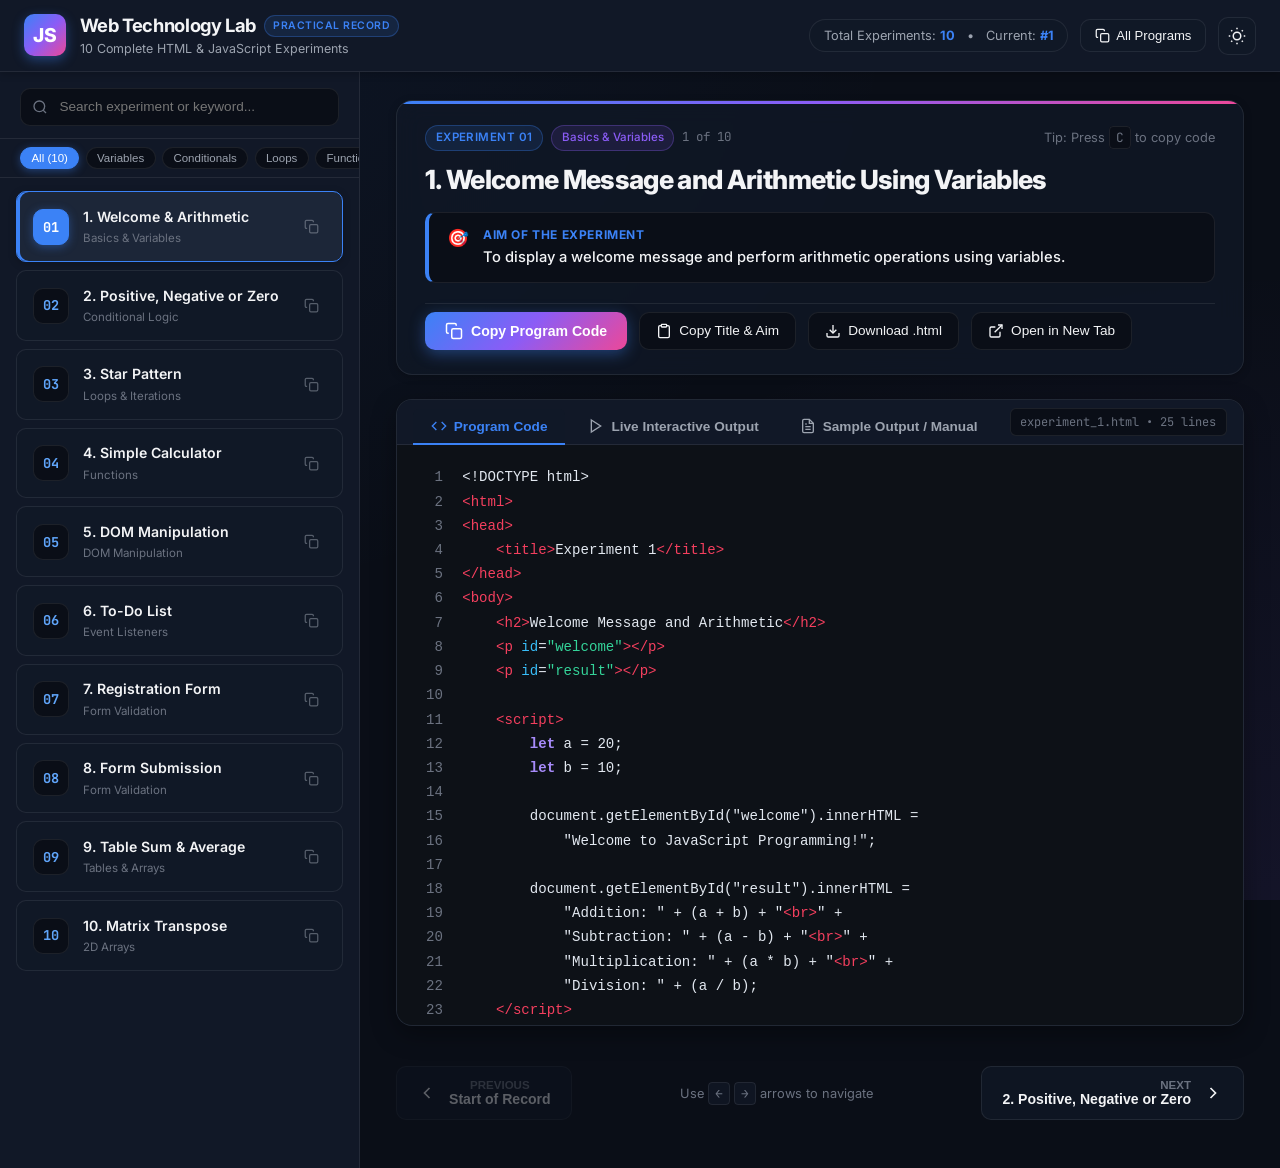
<file: index.html>
<!DOCTYPE html>
<html lang="en" data-theme="dark">
<head>
    <meta charset="UTF-8">
    <meta name="viewport" content="width=device-width, initial-scale=1.0">
    <title>JavaScript Practical Lab Record - 10 Experiments</title>
    <meta name="description" content="Complete 10 HTML & JavaScript experiments for practical record with one-click code copy, live interactive preview, and file download.">
    
    <!-- Google Fonts -->
    <link rel="preconnect" href="https://fonts.googleapis.com">
    <link rel="preconnect" href="https://fonts.gstatic.com" crossorigin>
    <link href="https://fonts.googleapis.com/css2?family=Inter:wght@400;500;600;700;800&family=JetBrains+Mono:wght@400;500;600;700&display=swap" rel="stylesheet">
    
    <!-- Stylesheet -->
    <link rel="stylesheet" href="style.css">
</head>
<body>

    <!-- App Header -->
    <header class="app-header">
        <div class="brand-section">
            <button class="mobile-menu-btn" id="mobileMenuBtn" aria-label="Toggle Sidebar Menu">
                <svg width="20" height="20" viewBox="0 0 24 24" fill="none" stroke="currentColor" stroke-width="2">
                    <line x1="3" y1="12" x2="21" y2="12"></line>
                    <line x1="3" y1="6" x2="21" y2="6"></line>
                    <line x1="3" y1="18" x2="21" y2="18"></line>
                </svg>
            </button>
            <div class="brand-icon">JS</div>
            <div class="brand-text">
                <h1>Web Technology Lab <span class="brand-badge">Practical Record</span></h1>
                <p>10 Complete HTML & JavaScript Experiments</p>
            </div>
        </div>

        <div class="header-actions">
            <div class="quick-stats">
                <span>Total Experiments: <strong>10</strong></span>
                <span>•</span>
                <span id="activeExpStat">Current: <strong>#1</strong></span>
            </div>

            <button class="header-btn" id="openExportModalBtn" title="Copy or view all 10 programs together">
                <svg width="15" height="15" viewBox="0 0 24 24" fill="none" stroke="currentColor" stroke-width="2">
                    <rect x="9" y="9" width="13" height="13" rx="2" ry="2"></rect>
                    <path d="M5 15H4a2 2 0 0 1-2-2V4a2 2 0 0 1 2-2h9a2 2 0 0 1 2 2v1"></path>
                </svg>
                <span>All Programs</span>
            </button>

            <button class="theme-toggle-btn" id="themeToggleBtn" title="Toggle Dark/Light Mode" aria-label="Toggle theme">
                <svg id="themeIconSun" width="18" height="18" viewBox="0 0 24 24" fill="none" stroke="currentColor" stroke-width="2" style="display: none;">
                    <circle cx="12" cy="12" r="5"></circle>
                    <line x1="12" y1="1" x2="12" y2="3"></line>
                    <line x1="12" y1="21" x2="12" y2="23"></line>
                    <line x1="4.22" y1="4.22" x2="5.64" y2="5.64"></line>
                    <line x1="18.36" y1="18.36" x2="19.78" y2="19.78"></line>
                    <line x1="1" y1="12" x2="3" y2="12"></line>
                    <line x1="21" y1="12" x2="23" y2="12"></line>
                    <line x1="4.22" y1="19.78" x2="5.64" y2="18.36"></line>
                    <line x1="18.36" y1="5.64" x2="19.78" y2="4.22"></line>
                </svg>
                <svg id="themeIconMoon" width="18" height="18" viewBox="0 0 24 24" fill="none" stroke="currentColor" stroke-width="2">
                    <path d="M21 12.79A9 9 0 1 1 11.21 3 7 7 0 0 0 21 12.79z"></path>
                </svg>
            </button>
        </div>
    </header>

    <!-- Main Workspace Container -->
    <div class="app-container">
        <!-- Backdrop for mobile drawer -->
        <div class="sidebar-backdrop" id="sidebarBackdrop"></div>

        <!-- Left Navigation Sidebar -->
        <aside class="app-sidebar" id="appSidebar">
            <div class="sidebar-search-box">
                <div class="search-input-wrapper">
                    <svg width="16" height="16" viewBox="0 0 24 24" fill="none" stroke="currentColor" stroke-width="2">
                        <circle cx="11" cy="11" r="8"></circle>
                        <line x1="21" y1="21" x2="16.65" y2="16.65"></line>
                    </svg>
                    <input type="text" id="searchInput" class="search-input" placeholder="Search experiment or keyword..." autocomplete="off">
                    <button class="search-clear-btn" id="searchClearBtn">&times;</button>
                </div>
            </div>

            <!-- Categories filter bar -->
            <div class="sidebar-tags-bar" id="categoryFilterBar">
                <button class="filter-chip active" data-category="ALL">All (10)</button>
                <button class="filter-chip" data-category="Basics & Variables">Variables</button>
                <button class="filter-chip" data-category="Conditional Logic">Conditionals</button>
                <button class="filter-chip" data-category="Loops & Iterations">Loops</button>
                <button class="filter-chip" data-category="Functions">Functions</button>
                <button class="filter-chip" data-category="DOM Manipulation">DOM</button>
                <button class="filter-chip" data-category="Event Listeners">Events</button>
                <button class="filter-chip" data-category="Form Validation">Validation</button>
                <button class="filter-chip" data-category="Tables & Arrays">Tables</button>
                <button class="filter-chip" data-category="2D Arrays">Arrays</button>
            </div>

            <!-- List of all 10 experiments -->
            <div class="sidebar-experiments-list" id="experimentsListContainer">
                <!-- Dynamically populated via app.js -->
            </div>
        </aside>

        <!-- Right Main Content Area -->
        <main class="app-content" id="appContent">
            
            <!-- Experiment Hero Header -->
            <section class="exp-hero">
                <div class="hero-meta-row">
                    <div class="hero-badges">
                        <span class="badge-tag" id="expNumberBadge">EXPERIMENT 01</span>
                        <span class="badge-category" id="expCategoryBadge">Basics & Variables</span>
                        <span class="badge-counter" id="expCounterBadge">1 of 10</span>
                    </div>

                    <div style="font-size: 0.8rem; color: var(--text-muted);">
                        Tip: Press <kbd style="background:var(--bg-primary); padding:2px 6px; border-radius:4px; border:1px solid var(--border-color); font-family:var(--font-mono);">C</kbd> to copy code
                    </div>
                </div>

                <h2 class="exp-main-title" id="expTitle">1. Welcome Message and Arithmetic Using Variables</h2>

                <!-- Aim Callout Box -->
                <div class="aim-card">
                    <div class="aim-icon">🎯</div>
                    <div class="aim-text">
                        <div class="aim-label">AIM OF THE EXPERIMENT</div>
                        <div class="aim-content" id="expAim">To display a welcome message and perform arithmetic operations using variables.</div>
                    </div>
                </div>

                <!-- Action Buttons: Copy Program, Live Run, Download -->
                <div class="hero-actions-bar">
                    <button class="btn-primary-action" id="copyFullProgramBtn" title="Copy full HTML & JavaScript code">
                        <svg width="18" height="18" viewBox="0 0 24 24" fill="none" stroke="currentColor" stroke-width="2">
                            <rect x="9" y="9" width="13" height="13" rx="2" ry="2"></rect>
                            <path d="M5 15H4a2 2 0 0 1-2-2V4a2 2 0 0 1 2-2h9a2 2 0 0 1 2 2v1"></path>
                        </svg>
                        <span id="copyBtnText">Copy Program Code</span>
                    </button>

                    <button class="btn-secondary-action" id="copyAimTitleBtn" title="Copy Aim and Title for lab record write-up">
                        <svg width="16" height="16" viewBox="0 0 24 24" fill="none" stroke="currentColor" stroke-width="2">
                            <path d="M16 4h2a2 2 0 0 1 2 2v14a2 2 0 0 1-2 2H6a2 2 0 0 1-2-2V6a2 2 0 0 1 2-2h2"></path>
                            <rect x="8" y="2" width="8" height="4" rx="1" ry="1"></rect>
                        </svg>
                        <span>Copy Title & Aim</span>
                    </button>

                    <button class="btn-secondary-action" id="downloadHtmlBtn" title="Download standalone .html file">
                        <svg width="16" height="16" viewBox="0 0 24 24" fill="none" stroke="currentColor" stroke-width="2">
                            <path d="M21 15v4a2 2 0 0 1-2 2H5a2 2 0 0 1-2-2v-4"></path>
                            <polyline points="7 10 12 15 17 10"></polyline>
                            <line x1="12" y1="15" x2="12" y2="3"></line>
                        </svg>
                        <span id="downloadBtnText">Download .html</span>
                    </button>

                    <button class="btn-secondary-action" id="openExternalBtn" title="Open program directly in a new tab">
                        <svg width="16" height="16" viewBox="0 0 24 24" fill="none" stroke="currentColor" stroke-width="2">
                            <path d="M18 13v6a2 2 0 0 1-2 2H5a2 2 0 0 1-2-2V8a2 2 0 0 1 2-2h6"></path>
                            <polyline points="15 3 21 3 21 9"></polyline>
                            <line x1="10" y1="14" x2="21" y2="3"></line>
                        </svg>
                        <span>Open in New Tab</span>
                    </button>
                </div>
            </section>

            <!-- Viewer Card with Tabs: Code, Live Preview, Sample Output -->
            <section class="viewer-card">
                <div class="viewer-tabs-header">
                    <div class="tabs-group">
                        <button class="tab-btn active" data-tab="code">
                            <svg width="16" height="16" viewBox="0 0 24 24" fill="none" stroke="currentColor" stroke-width="2">
                                <polyline points="16 18 22 12 16 6"></polyline>
                                <polyline points="8 6 2 12 8 18"></polyline>
                            </svg>
                            <span>Program Code</span>
                        </button>
                        <button class="tab-btn" data-tab="preview">
                            <svg width="16" height="16" viewBox="0 0 24 24" fill="none" stroke="currentColor" stroke-width="2">
                                <polygon points="5 3 19 12 5 21 5 3"></polygon>
                            </svg>
                            <span>Live Interactive Output</span>
                        </button>
                        <button class="tab-btn" data-tab="sample">
                            <svg width="16" height="16" viewBox="0 0 24 24" fill="none" stroke="currentColor" stroke-width="2">
                                <path d="M14 2H6a2 2 0 0 0-2 2v16a2 2 0 0 0 2 2h12a2 2 0 0 0 2-2V8z"></path>
                                <polyline points="14 2 14 8 20 8"></polyline>
                                <line x1="16" y1="13" x2="8" y2="13"></line>
                                <line x1="16" y1="17" x2="8" y2="17"></line>
                                <polyline points="10 9 9 9 8 9"></polyline>
                            </svg>
                            <span>Sample Output / Manual</span>
                        </button>
                    </div>

                    <div class="tab-extra-actions">
                        <span class="file-info-pill" id="fileInfoBadge">experiment_1.html • 25 lines</span>
                    </div>
                </div>

                <!-- Tab 1: Source Code View -->
                <div class="tab-content active" id="tab-code">
                    <div class="code-viewer-container">
                        <pre class="code-pre"><code id="codeBlock"></code></pre>
                    </div>
                </div>

                <!-- Tab 2: Live Interactive Preview Sandbox -->
                <div class="tab-content" id="tab-preview">
                    <div class="preview-container">
                        <div class="preview-toolbar">
                            <div class="preview-badge-status">
                                <span class="preview-dot"></span>
                                <span>Interactive Sandbox Running</span>
                            </div>
                            <button class="header-btn" id="reloadPreviewBtn" style="padding: 0.25rem 0.6rem; font-size: 0.75rem;">
                                <svg width="12" height="12" viewBox="0 0 24 24" fill="none" stroke="currentColor" stroke-width="2">
                                    <polyline points="23 4 23 10 17 10"></polyline>
                                    <polyline points="1 20 1 14 7 14"></polyline>
                                    <path d="M3.51 9a9 9 0 0 1 14.85-3.36L23 10M1 14l4.64 4.36A9 9 0 0 0 20.49 15"></path>
                                </svg>
                                <span>Reset Preview</span>
                            </button>
                        </div>
                        <iframe id="previewIframe" class="preview-iframe" sandbox="allow-scripts allow-forms allow-modals"></iframe>
                    </div>
                </div>

                <!-- Tab 3: Expected Sample Output -->
                <div class="tab-content" id="tab-sample">
                    <div class="output-container">
                        <div style="font-size:0.8rem; color:var(--text-muted); margin-bottom:0.75rem; text-transform:uppercase; letter-spacing:0.05em; font-weight:600;">
                            Record Book / Practical Manual Expected Output:
                        </div>
                        <div class="output-box" id="sampleOutputBlock"></div>
                    </div>
                </div>
            </section>

            <!-- Bottom Navigation: Prev / Next -->
            <nav class="exp-navigation-footer" aria-label="Experiment navigation">
                <button class="nav-direction-btn" id="prevExpBtn">
                    <svg width="20" height="20" viewBox="0 0 24 24" fill="none" stroke="currentColor" stroke-width="2">
                        <polyline points="15 18 9 12 15 6"></polyline>
                    </svg>
                    <div>
                        <div class="nav-label">Previous</div>
                        <div class="nav-title" id="prevExpTitle">None</div>
                    </div>
                </button>

                <div style="font-size: 0.8rem; color: var(--text-muted);">
                    Use <kbd style="background:var(--bg-card); padding:2px 6px; border-radius:4px; border:1px solid var(--border-color); font-family:var(--font-mono);">←</kbd>
                    <kbd style="background:var(--bg-card); padding:2px 6px; border-radius:4px; border:1px solid var(--border-color); font-family:var(--font-mono);">→</kbd> arrows to navigate
                </div>

                <button class="nav-direction-btn" id="nextExpBtn">
                    <div style="text-align: right;">
                        <div class="nav-label">Next</div>
                        <div class="nav-title" id="nextExpTitle">2. Check Positive, Negative or Zero</div>
                    </div>
                    <svg width="20" height="20" viewBox="0 0 24 24" fill="none" stroke="currentColor" stroke-width="2">
                        <polyline points="9 18 15 12 9 6"></polyline>
                    </svg>
                </button>
            </nav>

        </main>
    </div>

    <!-- Toast Notifications Container -->
    <div class="toast-container" id="toastContainer" aria-live="polite"></div>

    <!-- All Programs / Practical Record Bulk Modal -->
    <div class="modal-overlay" id="exportModal">
        <div class="modal-card">
            <div class="modal-header">
                <h3>All 10 Lab Experiments Compilation</h3>
                <button class="modal-close-btn" id="closeExportModalBtn">&times;</button>
            </div>
            <div class="modal-body">
                <p style="font-size: 0.88rem; color: var(--text-secondary);">
                    Here is the complete consolidated collection of all 10 experiments. You can copy the entire practical manual with a single click or jump to any experiment:
                </p>
                <div style="display: flex; gap: 0.5rem; flex-wrap: wrap;" id="modalExpPills">
                    <!-- Dynamic experiment jump buttons -->
                </div>
                <div style="margin-top: 1rem;">
                    <label style="font-size: 0.8rem; font-weight: 600; color: var(--text-muted); display: block; margin-bottom: 0.5rem;">
                        FULL LABORATORY RECORD TEXT (ALL EXPERIMENTS):
                    </label>
                    <textarea id="allProgramsTextArea" readonly style="width: 100%; height: 260px; font-family: var(--font-mono); font-size: 0.8rem; background: var(--bg-primary); color: var(--text-primary); border: 1px solid var(--border-color); border-radius: var(--radius-md); padding: 1rem; resize: none;"></textarea>
                </div>
            </div>
            <div class="modal-footer">
                <button class="btn-secondary-action" id="closeModalFooterBtn">Close</button>
                <button class="btn-primary-action" id="copyAllCombinedBtn">
                    <svg width="16" height="16" viewBox="0 0 24 24" fill="none" stroke="currentColor" stroke-width="2">
                        <rect x="9" y="9" width="13" height="13" rx="2" ry="2"></rect>
                        <path d="M5 15H4a2 2 0 0 1-2-2V4a2 2 0 0 1 2-2h9a2 2 0 0 1 2 2v1"></path>
                    </svg>
                    <span>Copy All 10 Programs</span>
                </button>
            </div>
        </div>
    </div>

    <!-- Scripts -->
    <script src="data.js"></script>
    <script src="app.js"></script>
</body>
</html>
</file>
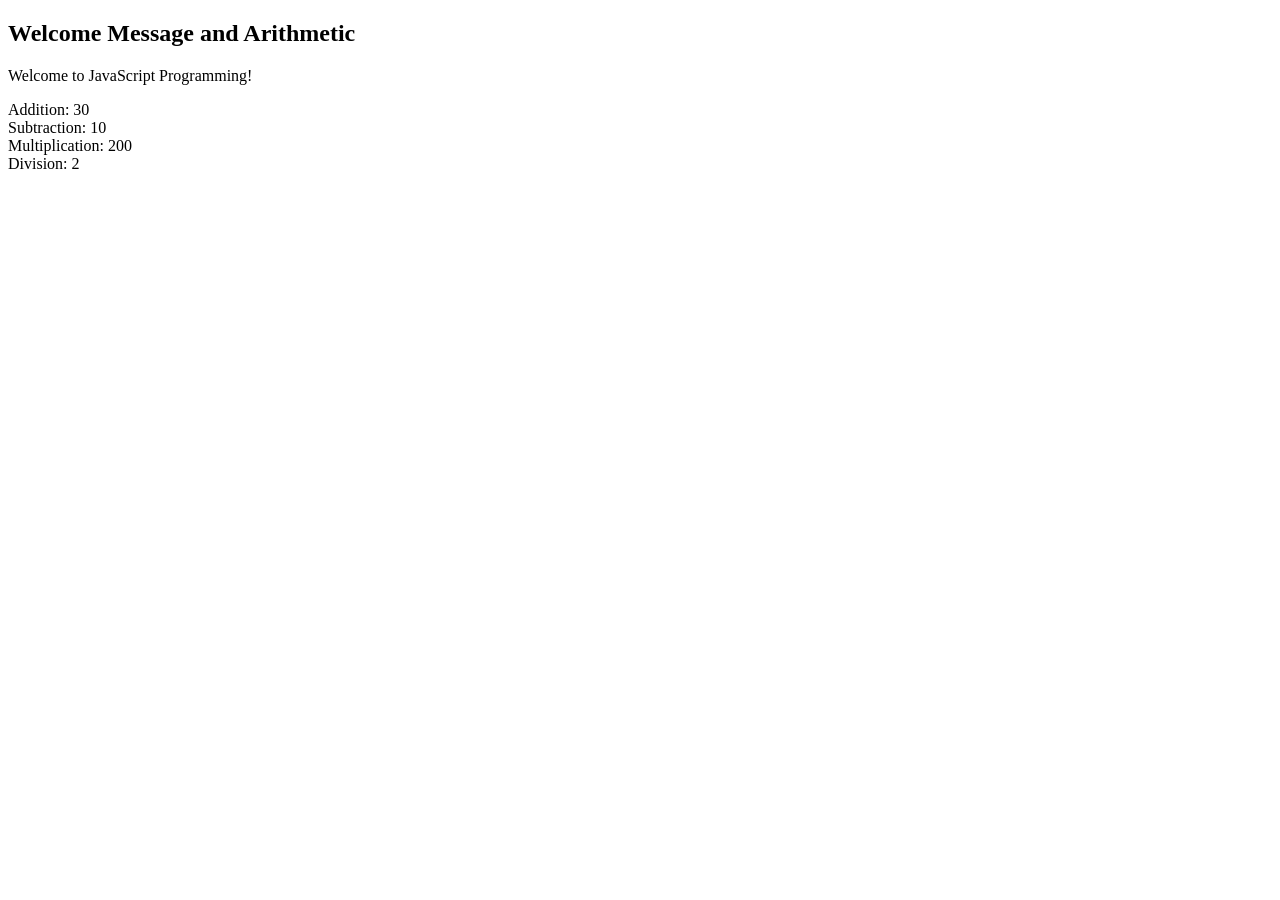
<file: experiments/experiment_1.html>
<!DOCTYPE html>
<html>
<head>
    <title>Experiment 1</title>
</head>
<body>
    <h2>Welcome Message and Arithmetic</h2>
    <p id="welcome"></p>
    <p id="result"></p>

    <script>
        let a = 20;
        let b = 10;

        document.getElementById("welcome").innerHTML =
            "Welcome to JavaScript Programming!";

        document.getElementById("result").innerHTML =
            "Addition: " + (a + b) + "<br>" +
            "Subtraction: " + (a - b) + "<br>" +
            "Multiplication: " + (a * b) + "<br>" +
            "Division: " + (a / b);
    </script>
</body>
</html>
</file>
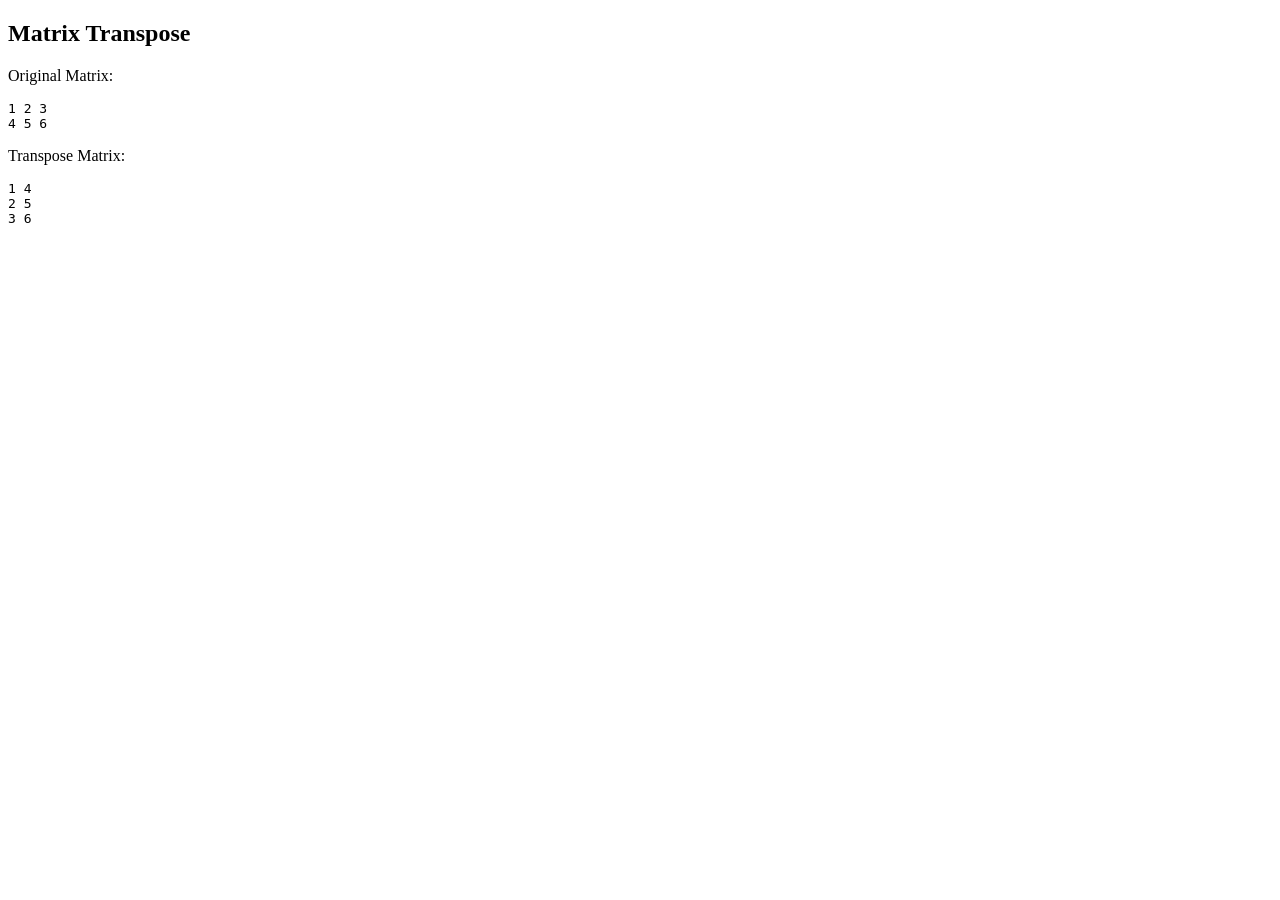
<file: experiments/experiment_10.html>
<!DOCTYPE html>
<html>
<head>
    <title>Experiment 10</title>
</head>
<body>
    <h2>Matrix Transpose</h2>

    <p>Original Matrix:</p>
    <pre id="original"></pre>

    <p>Transpose Matrix:</p>
    <pre id="transpose"></pre>

    <script>
        const matrix = [
            [1, 2, 3],
            [4, 5, 6]
        ];

        let transposed = [];

        for (let j = 0; j < matrix[0].length; j++) {
            transposed[j] = [];

            for (let i = 0; i < matrix.length; i++) {
                transposed[j][i] = matrix[i][j];
            }
        }

        document.getElementById("original").textContent =
            matrix.map(row => row.join(" ")).join("\n");

        document.getElementById("transpose").textContent =
            transposed.map(row => row.join(" ")).join("\n");
    </script>
</body>
</html>
</file>
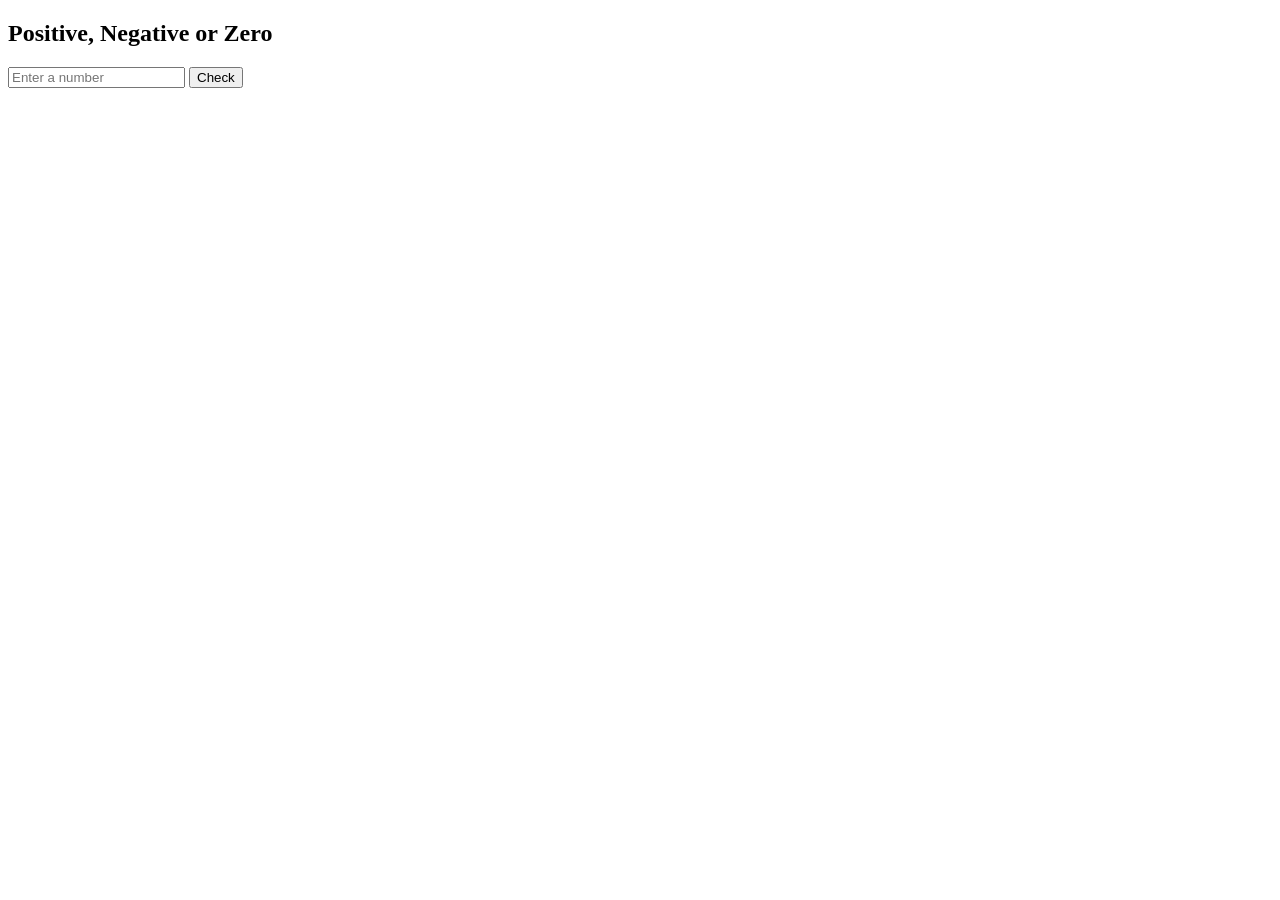
<file: experiments/experiment_2.html>
<!DOCTYPE html>
<html>
<head>
    <title>Experiment 2</title>
</head>
<body>
    <h2>Positive, Negative or Zero</h2>

    <input type="number" id="num" placeholder="Enter a number">
    <button onclick="checkNumber()">Check</button>

    <p id="result"></p>

    <script>
        function checkNumber() {
            let n = Number(document.getElementById("num").value);
            let result = document.getElementById("result");

            if (document.getElementById("num").value.trim() === "") {
                result.innerHTML = "Please enter a number.";
            } else if (n > 0) {
                result.innerHTML = "The number is Positive.";
            } else if (n < 0) {
                result.innerHTML = "The number is Negative.";
            } else {
                result.innerHTML = "The number is Zero.";
            }
        }
    </script>
</body>
</html>
</file>
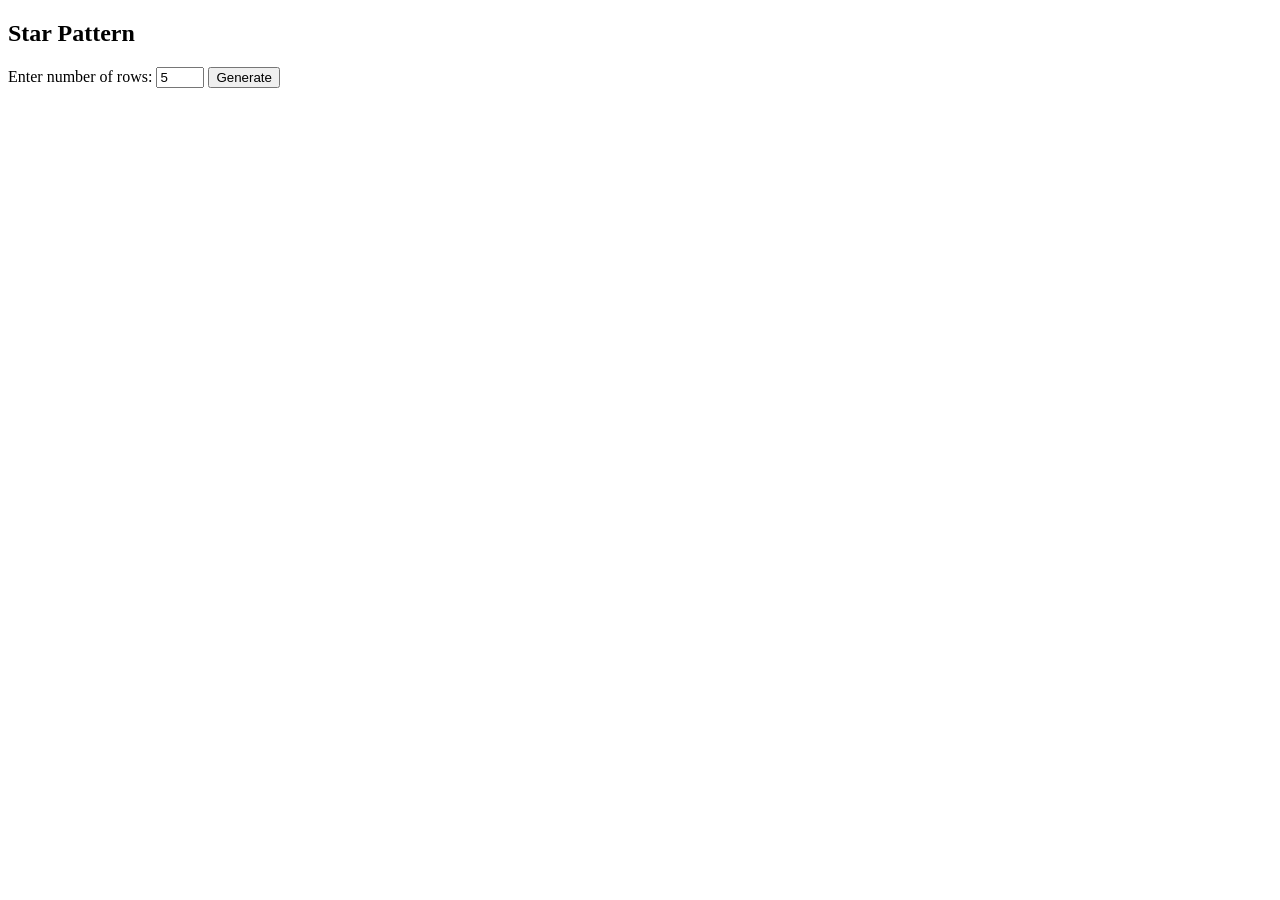
<file: experiments/experiment_3.html>
<!DOCTYPE html>
<html>
<head>
    <title>Experiment 3</title>
</head>
<body>
    <h2>Star Pattern</h2>

    <label>Enter number of rows:</label>
    <input type="number" id="rows" min="1" max="20" value="5">
    <button onclick="generatePattern()">Generate</button>

    <pre id="output"></pre>

    <script>
        function generatePattern() {
            let rows = Number(document.getElementById("rows").value);
            let pattern = "";

            if (!Number.isInteger(rows) || rows < 1 || rows > 20) {
                document.getElementById("output").textContent =
                    "Enter a number from 1 to 20.";
                return;
            }

            for (let i = 1; i <= rows; i++) {
                for (let j = 1; j <= i; j++) {
                    pattern += "* ";
                }
                pattern += "\n";
            }

            document.getElementById("output").textContent = pattern;
        }
    </script>
</body>
</html>
</file>
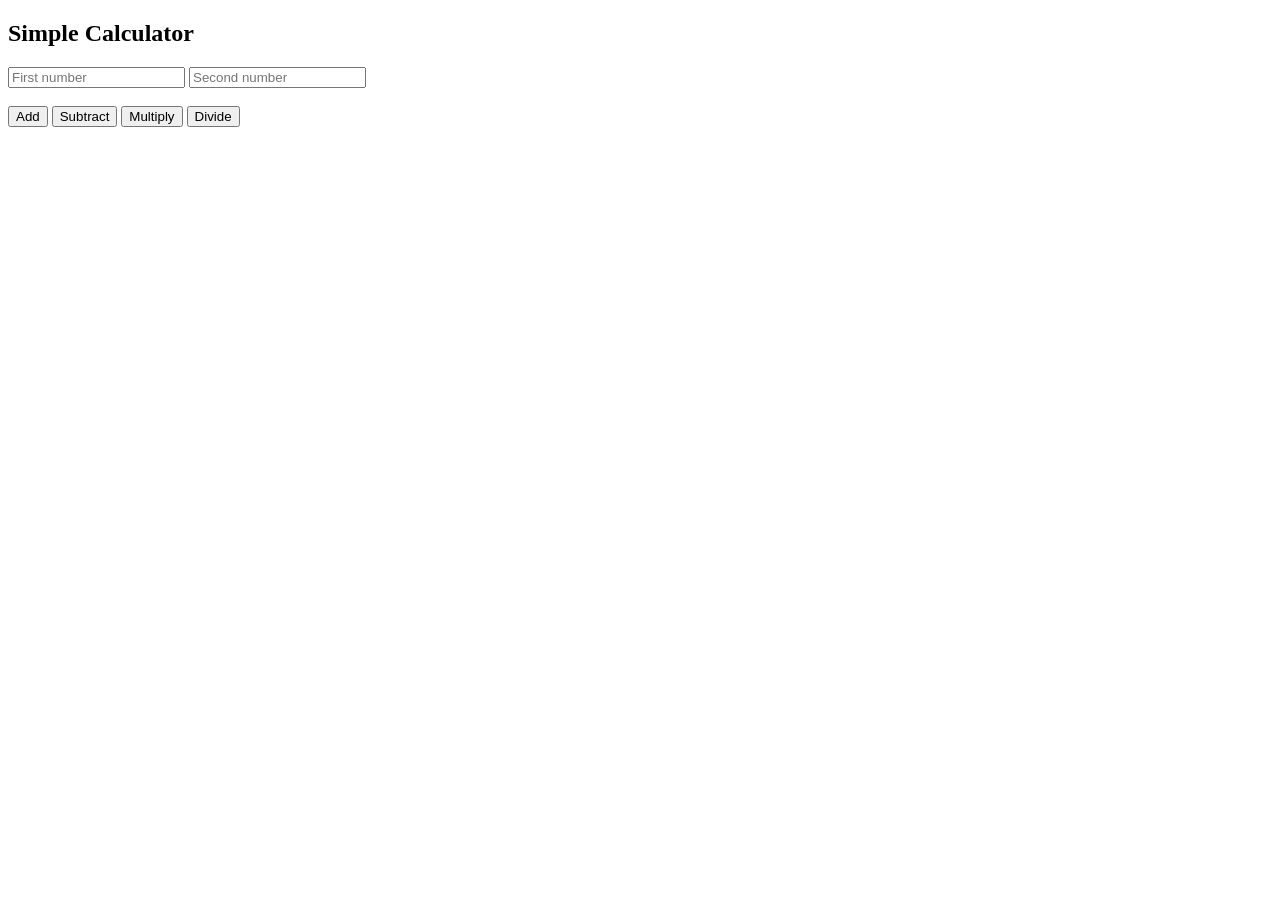
<file: experiments/experiment_4.html>
<!DOCTYPE html>
<html>
<head>
    <title>Experiment 4</title>
</head>
<body>
    <h2>Simple Calculator</h2>

    <input type="number" id="a" placeholder="First number">
    <input type="number" id="b" placeholder="Second number">
    <br><br>

    <button onclick="calculate('+')">Add</button>
    <button onclick="calculate('-')">Subtract</button>
    <button onclick="calculate('*')">Multiply</button>
    <button onclick="calculate('/')">Divide</button>

    <p id="result"></p>

    <script>
        function calculate(op) {
            let x = document.getElementById("a").value;
            let y = document.getElementById("b").value;

            if (x.trim() === "" || y.trim() === "") {
                document.getElementById("result").textContent =
                    "Enter both numbers.";
                return;
            }

            x = Number(x);
            y = Number(y);
            let r;

            switch (op) {
                case '+': r = x + y; break;
                case '-': r = x - y; break;
                case '*': r = x * y; break;
                case '/':
                    if (y === 0) {
                        document.getElementById("result").textContent =
                            "Cannot divide by zero.";
                        return;
                    }
                    r = x / y;
                    break;
            }

            document.getElementById("result").textContent =
                "Result: " + r;
        }
    </script>
</body>
</html>
</file>
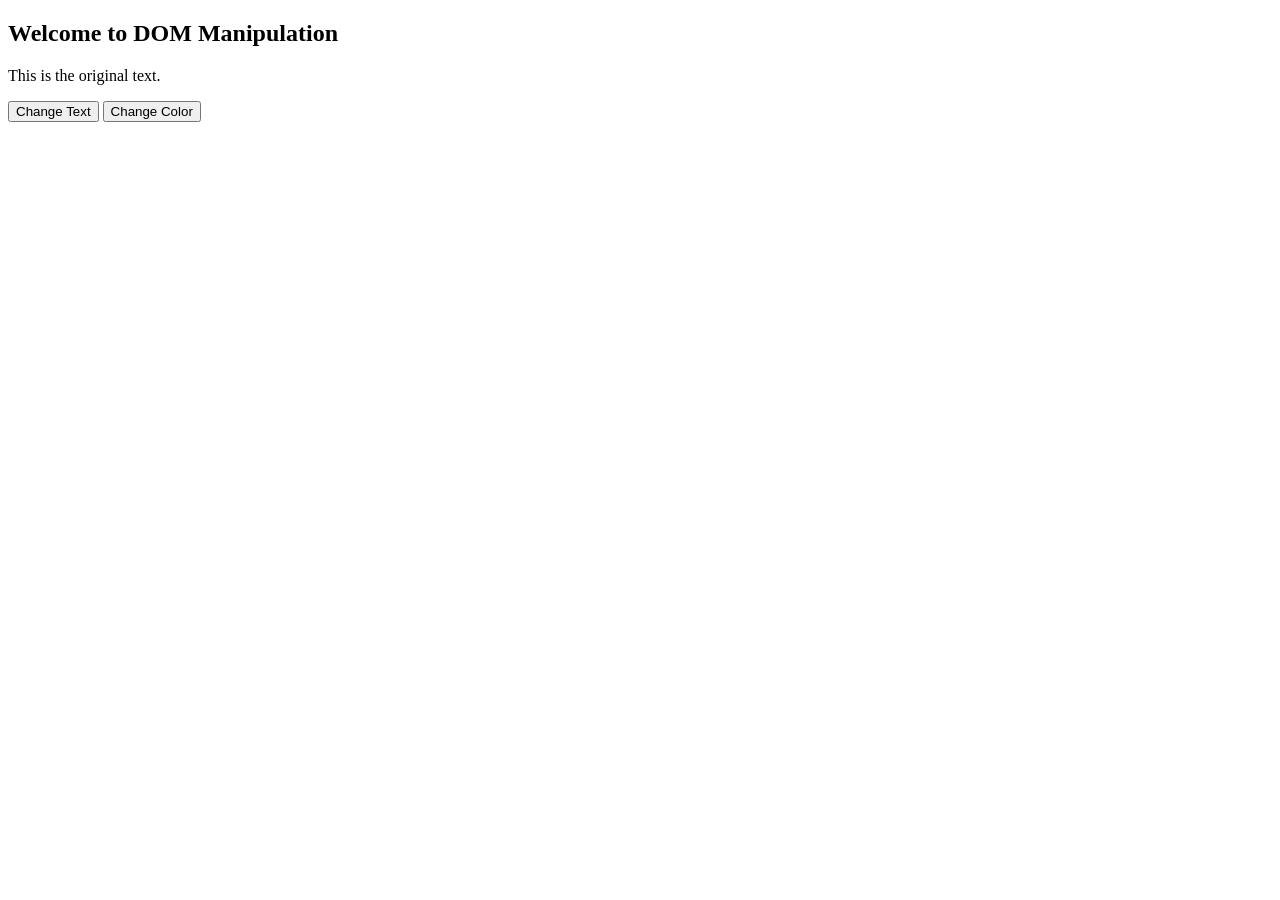
<file: experiments/experiment_5.html>
<!DOCTYPE html>
<html>
<head>
    <title>Experiment 5</title>
</head>
<body>
    <h2 id="heading">Welcome to DOM Manipulation</h2>
    <p id="message">This is the original text.</p>

    <button onclick="changeText()">Change Text</button>
    <button onclick="changeColor()">Change Color</button>

    <script>
        function changeText() {
            document.getElementById("message").textContent =
                "The text has been changed!";
            document.getElementById("heading").textContent =
                "DOM Manipulation Example";
        }

        function changeColor() {
            document.body.style.backgroundColor = "lightblue";
            document.getElementById("heading").style.color = "red";
        }
    </script>
</body>
</html>
</file>
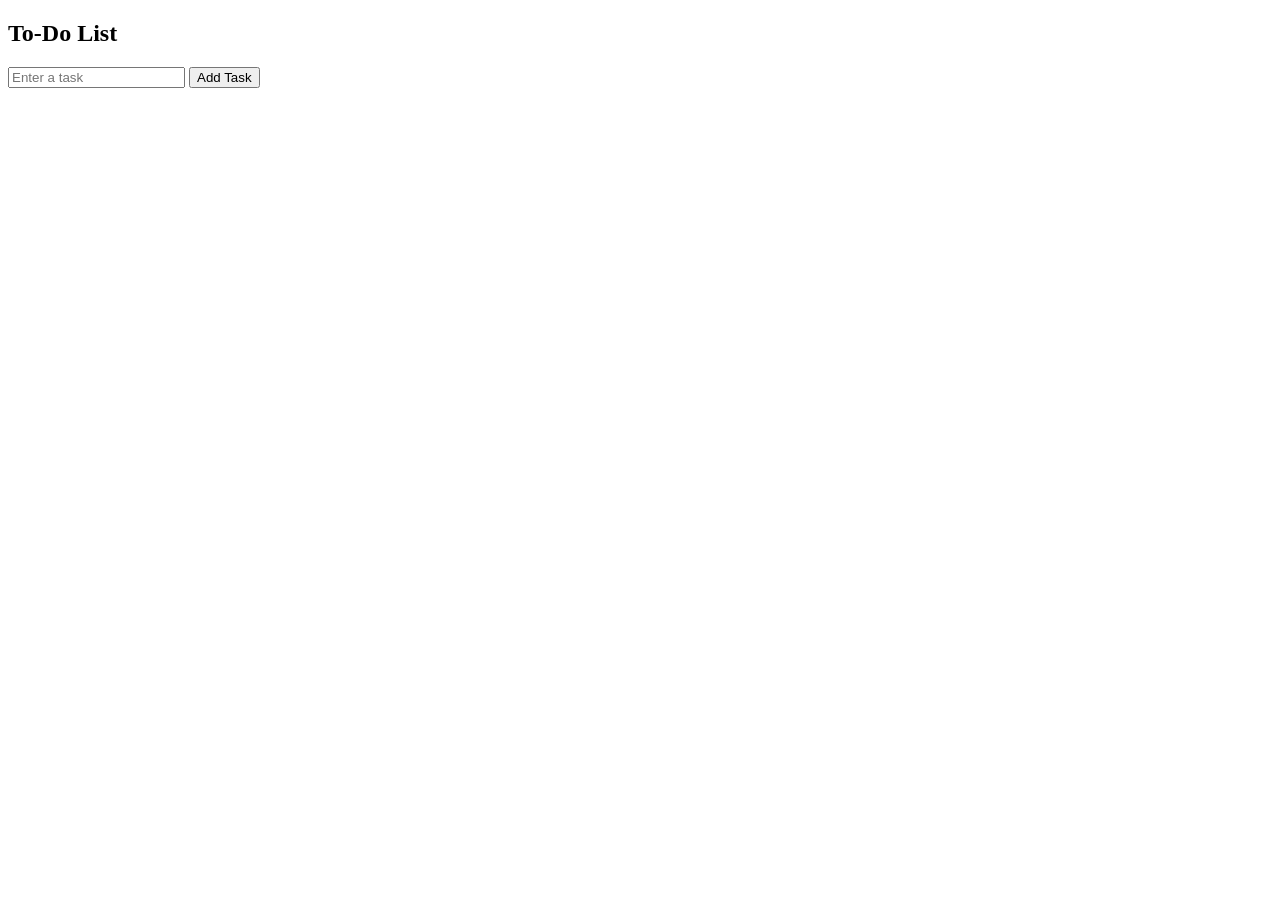
<file: experiments/experiment_6.html>
<!DOCTYPE html>
<html>
<head>
    <title>Experiment 6</title>
</head>
<body>
    <h2>To-Do List</h2>

    <input type="text" id="task" placeholder="Enter a task">
    <button id="add">Add Task</button>

    <ul id="list"></ul>

    <script>
        const taskInput = document.getElementById("task");
        const addButton = document.getElementById("add");
        const taskList = document.getElementById("list");

        function addTask() {
            const task = taskInput.value.trim();

            if (task === "") {
                alert("Please enter a task.");
                return;
            }

            const li = document.createElement("li");
            const span = document.createElement("span");
            span.textContent = task + " ";

            const del = document.createElement("button");
            del.textContent = "Delete";

            del.addEventListener("click", function () {
                li.remove();
            });

            li.appendChild(span);
            li.appendChild(del);
            taskList.appendChild(li);

            taskInput.value = "";
            taskInput.focus();
        }

        addButton.addEventListener("click", addTask);

        taskInput.addEventListener("keydown", function (event) {
            if (event.key === "Enter") {
                addTask();
            }
        });
    </script>
</body>
</html>
</file>
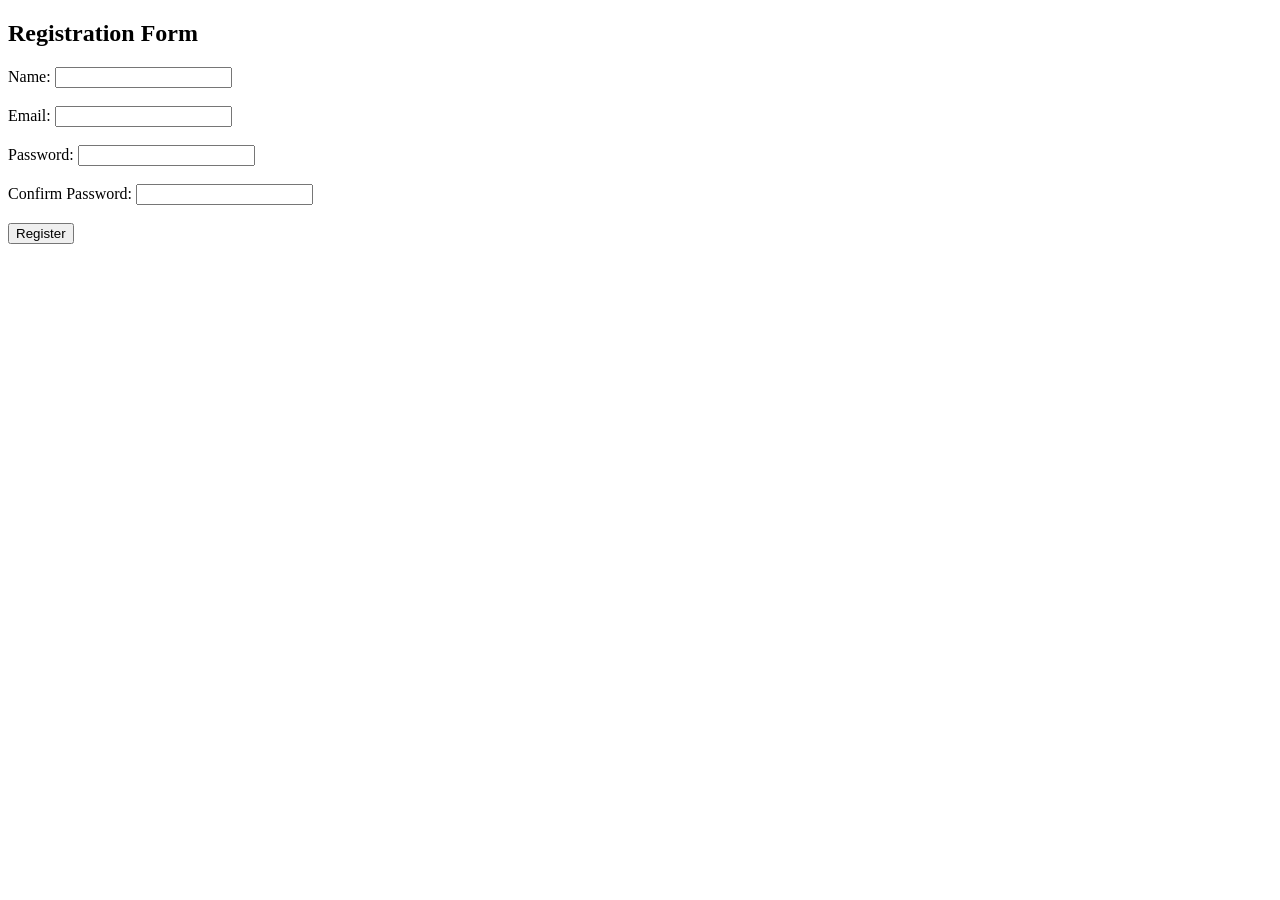
<file: experiments/experiment_7.html>
<!DOCTYPE html>
<html>
<head>
    <title>Experiment 7</title>
</head>
<body>
    <h2>Registration Form</h2>

    <form id="registerForm">
        <label>Name:</label>
        <input type="text" id="name" required>
        <br><br>

        <label>Email:</label>
        <input type="email" id="email" required>
        <br><br>

        <label>Password:</label>
        <input type="password" id="password" minlength="6" required>
        <br><br>

        <label>Confirm Password:</label>
        <input type="password" id="confirm" required>
        <br><br>

        <button type="submit">Register</button>
    </form>

    <p id="result"></p>

    <script>
        document.getElementById("registerForm")
            .addEventListener("submit", function (event) {
                event.preventDefault();

                const name = document.getElementById("name").value.trim();
                const password = document.getElementById("password").value;
                const confirm = document.getElementById("confirm").value;
                const result = document.getElementById("result");

                if (name === "") {
                    result.textContent = "Please enter your name.";
                } else if (password.length < 6) {
                    result.textContent =
                        "Password must contain at least 6 characters.";
                } else if (password !== confirm) {
                    result.textContent = "Passwords do not match.";
                } else {
                    result.textContent =
                        "Registration form validated successfully!";
                }
            });
    </script>
</body>
</html>
</file>
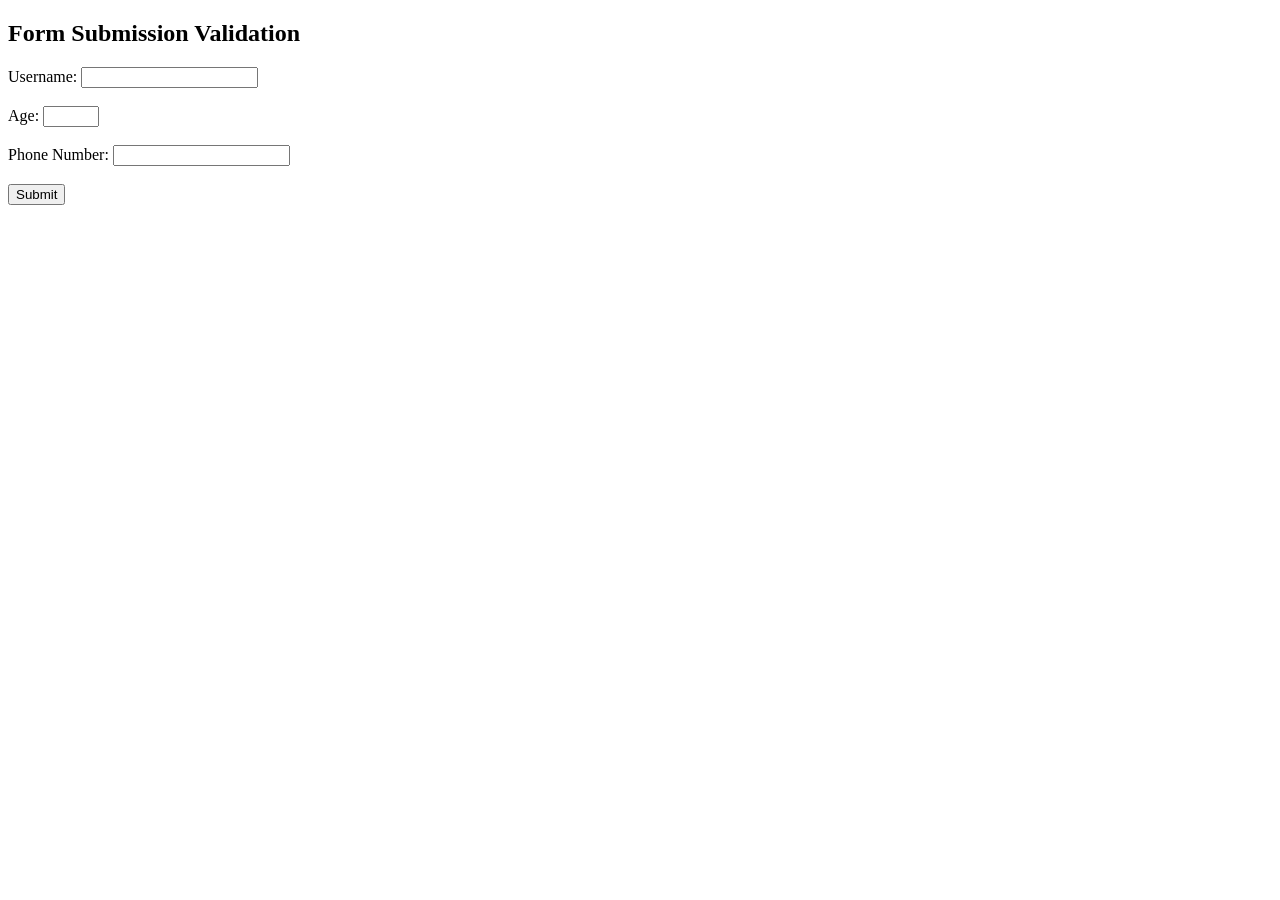
<file: experiments/experiment_8.html>
<!DOCTYPE html>
<html>
<head>
    <title>Experiment 8</title>
</head>
<body>
    <h2>Form Submission Validation</h2>

    <form id="myForm">
        <label>Username:</label>
        <input type="text" id="username" required>
        <br><br>

        <label>Age:</label>
        <input type="number" id="age" min="1" max="120" required>
        <br><br>

        <label>Phone Number:</label>
        <input type="tel" id="phone"
               pattern="[0-9]{10}"
               title="Enter a 10-digit phone number" required>
        <br><br>

        <button type="submit">Submit</button>
    </form>

    <p id="result"></p>

    <script>
        document.getElementById("myForm")
            .addEventListener("submit", function (event) {
                event.preventDefault();

                const username =
                    document.getElementById("username").value.trim();
                const age =
                    Number(document.getElementById("age").value);
                const result = document.getElementById("result");

                if (username === "") {
                    result.textContent = "Username cannot be empty.";
                } else if (age < 1 || age > 120) {
                    result.textContent = "Enter a valid age.";
                } else {
                    result.textContent =
                        "Form submitted and validated successfully!";
                }
            });
    </script>
</body>
</html>
</file>
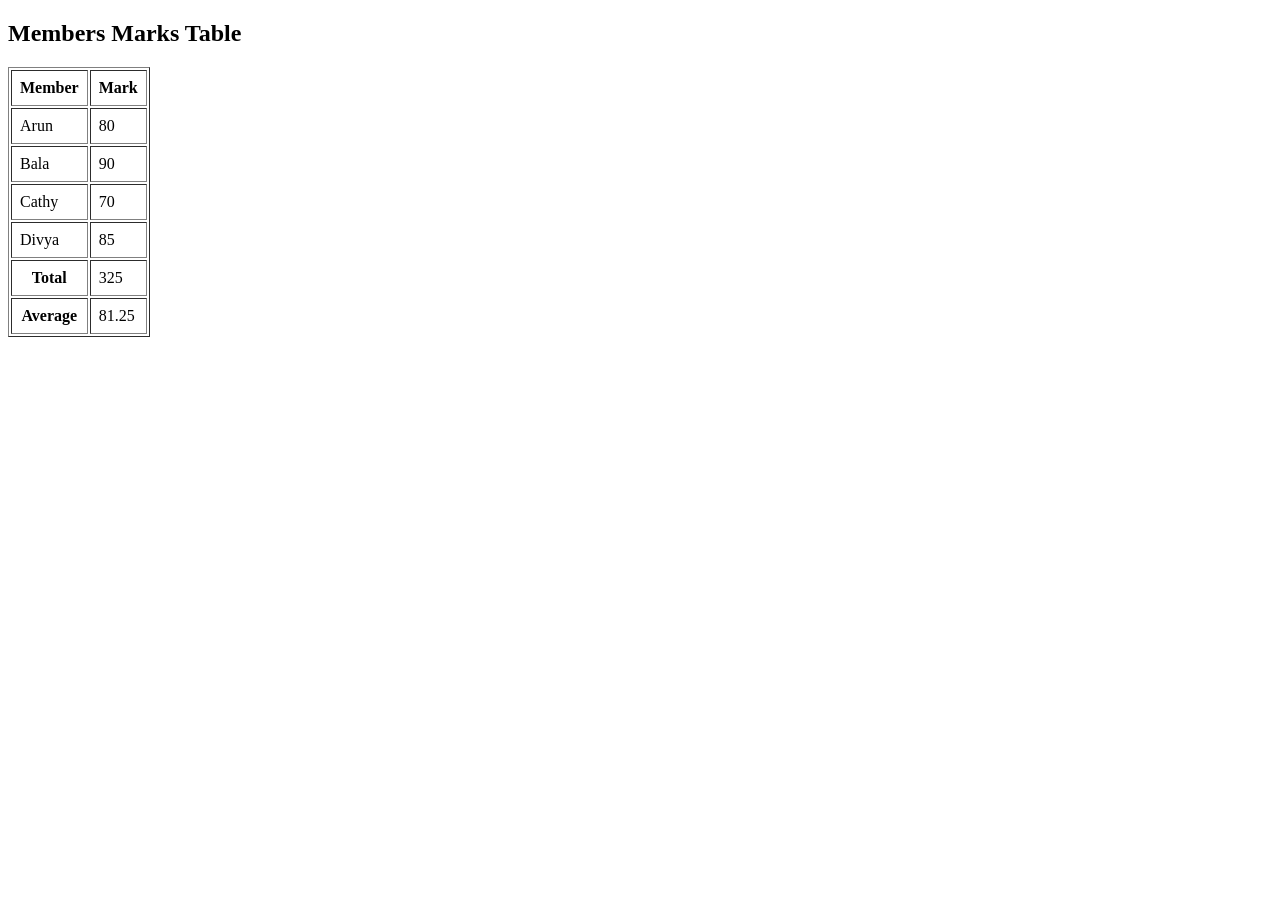
<file: experiments/experiment_9.html>
<!DOCTYPE html>
<html>
<head>
    <title>Experiment 9</title>
</head>
<body>
    <h2>Members Marks Table</h2>

    <table border="1" cellpadding="8">
        <thead>
            <tr>
                <th>Member</th>
                <th>Mark</th>
            </tr>
        </thead>
        <tbody id="members"></tbody>
        <tfoot>
            <tr>
                <th>Total</th>
                <td id="total"></td>
            </tr>
            <tr>
                <th>Average</th>
                <td id="average"></td>
            </tr>
        </tfoot>
    </table>

    <script>
        const members = [
            { name: "Arun", mark: 80 },
            { name: "Bala", mark: 90 },
            { name: "Cathy", mark: 70 },
            { name: "Divya", mark: 85 }
        ];

        let sum = 0;
        const tbody = document.getElementById("members");

        members.forEach(function (member) {
            const row = document.createElement("tr");
            const nameCell = document.createElement("td");
            const markCell = document.createElement("td");

            nameCell.textContent = member.name;
            markCell.textContent = member.mark;

            row.appendChild(nameCell);
            row.appendChild(markCell);
            tbody.appendChild(row);

            sum += member.mark;
        });

        document.getElementById("total").textContent = sum;
        document.getElementById("average").textContent =
            (sum / members.length).toFixed(2);
    </script>
</body>
</html>
</file>
<file: style.css>
/* ==========================================================================
   CSS Design System & Stylesheet - Web Technology Practical Record Portal
   ========================================================================== */

:root {
    /* Color Palette - Dark Theme (Default) */
    --bg-primary: #0a0e17;
    --bg-secondary: #111827;
    --bg-card: rgba(17, 24, 39, 0.75);
    --bg-card-hover: rgba(30, 41, 59, 0.85);
    --bg-code: #0d1117;
    --bg-accent-subtle: rgba(59, 130, 246, 0.12);
    
    --border-color: rgba(255, 255, 255, 0.08);
    --border-hover: rgba(96, 165, 250, 0.4);
    --border-focus: #3b82f6;

    --text-primary: #f3f4f6;
    --text-secondary: #9ca3af;
    --text-muted: #6b7280;
    --text-highlight: #60a5fa;

    --accent-blue: #3b82f6;
    --accent-indigo: #6366f1;
    --accent-cyan: #06b6d4;
    --accent-emerald: #10b981;
    --accent-amber: #f59e0b;
    --accent-purple: #8b5cf6;
    --accent-gradient: linear-gradient(135deg, #3b82f6 0%, #8b5cf6 50%, #ec4899 100%);
    --accent-glow: 0 0 25px rgba(59, 130, 246, 0.25);

    --radius-sm: 6px;
    --radius-md: 10px;
    --radius-lg: 16px;
    --radius-full: 9999px;

    --shadow-sm: 0 2px 8px rgba(0, 0, 0, 0.2);
    --shadow-md: 0 8px 24px rgba(0, 0, 0, 0.35);
    --shadow-lg: 0 16px 36px rgba(0, 0, 0, 0.5);

    --font-sans: 'Inter', -apple-system, BlinkMacSystemFont, 'Segoe UI', Roboto, Helvetica, Arial, sans-serif;
    --font-mono: 'JetBrains Mono', 'Fira Code', Consolas, Monaco, 'Courier New', Courier, monospace;
    --transition: all 0.2s cubic-bezier(0.4, 0, 0.2, 1);
}

[data-theme="light"] {
    --bg-primary: #f8fafc;
    --bg-secondary: #ffffff;
    --bg-card: rgba(255, 255, 255, 0.9);
    --bg-card-hover: rgba(241, 245, 249, 1);
    --bg-code: #1e293b;
    --bg-accent-subtle: rgba(37, 99, 235, 0.08);

    --border-color: rgba(0, 0, 0, 0.08);
    --border-hover: rgba(37, 99, 235, 0.3);
    --border-focus: #2563eb;

    --text-primary: #0f172a;
    --text-secondary: #475569;
    --text-muted: #94a3b8;
    --text-highlight: #2563eb;

    --shadow-sm: 0 2px 8px rgba(0, 0, 0, 0.05);
    --shadow-md: 0 8px 20px rgba(0, 0, 0, 0.08);
    --shadow-lg: 0 16px 32px rgba(0, 0, 0, 0.12);
}

/* Base Reset & Box Sizing */
*, *::before, *::after {
    box-sizing: border-box;
    margin: 0;
    padding: 0;
}

html {
    font-size: 16px;
    scroll-behavior: smooth;
    height: 100%;
}

body {
    font-family: var(--font-sans);
    background-color: var(--bg-primary);
    color: var(--text-primary);
    min-height: 100vh;
    display: flex;
    flex-direction: column;
    overflow-x: hidden;
    line-height: 1.5;
    background-image: 
        radial-gradient(at 0% 0%, rgba(59, 130, 246, 0.08) 0px, transparent 50%),
        radial-gradient(at 100% 100%, rgba(139, 92, 246, 0.08) 0px, transparent 50%);
    background-attachment: fixed;
}

/* Custom Scrollbars */
::-webkit-scrollbar {
    width: 8px;
    height: 8px;
}
::-webkit-scrollbar-track {
    background: transparent;
}
::-webkit-scrollbar-thumb {
    background: rgba(156, 163, 175, 0.3);
    border-radius: var(--radius-full);
}
::-webkit-scrollbar-thumb:hover {
    background: rgba(156, 163, 175, 0.5);
}

/* ==========================================================================
   Header & App Bar
   ========================================================================== */
.app-header {
    height: 72px;
    background: var(--bg-secondary);
    border-bottom: 1px solid var(--border-color);
    backdrop-filter: blur(12px);
    position: sticky;
    top: 0;
    z-index: 50;
    display: flex;
    align-items: center;
    justify-content: space-between;
    padding: 0 1.5rem;
    box-shadow: var(--shadow-sm);
}

.brand-section {
    display: flex;
    align-items: center;
    gap: 0.85rem;
}

.brand-icon {
    width: 42px;
    height: 42px;
    border-radius: var(--radius-md);
    background: var(--accent-gradient);
    display: flex;
    align-items: center;
    justify-content: center;
    color: #ffffff;
    font-weight: 800;
    font-size: 1.2rem;
    box-shadow: 0 4px 12px rgba(59, 130, 246, 0.4);
}

.brand-text h1 {
    font-size: 1.15rem;
    font-weight: 700;
    letter-spacing: -0.02em;
    display: flex;
    align-items: center;
    gap: 0.5rem;
}

.brand-text p {
    font-size: 0.78rem;
    color: var(--text-secondary);
}

.brand-badge {
    font-size: 0.65rem;
    font-weight: 600;
    background: var(--bg-accent-subtle);
    color: var(--accent-blue);
    padding: 0.15rem 0.5rem;
    border-radius: var(--radius-full);
    border: 1px solid rgba(59, 130, 246, 0.3);
    text-transform: uppercase;
    letter-spacing: 0.05em;
}

.header-actions {
    display: flex;
    align-items: center;
    gap: 0.75rem;
}

.quick-stats {
    display: none;
    align-items: center;
    gap: 0.75rem;
    padding: 0.35rem 0.85rem;
    background: var(--bg-card);
    border: 1px solid var(--border-color);
    border-radius: var(--radius-full);
    font-size: 0.8rem;
    color: var(--text-secondary);
}

@media (min-width: 860px) {
    .quick-stats {
        display: flex;
    }
}

.quick-stats span strong {
    color: var(--accent-blue);
}

.header-btn {
    background: var(--bg-card);
    color: var(--text-primary);
    border: 1px solid var(--border-color);
    padding: 0.5rem 0.85rem;
    border-radius: var(--radius-md);
    font-size: 0.82rem;
    font-weight: 500;
    cursor: pointer;
    display: flex;
    align-items: center;
    gap: 0.4rem;
    transition: var(--transition);
}

.header-btn:hover {
    background: var(--bg-card-hover);
    border-color: var(--border-hover);
    transform: translateY(-1px);
}

.theme-toggle-btn {
    width: 38px;
    height: 38px;
    padding: 0;
    display: flex;
    align-items: center;
    justify-content: center;
    border-radius: var(--radius-md);
    cursor: pointer;
    background: var(--bg-card);
    border: 1px solid var(--border-color);
    color: var(--text-primary);
    transition: var(--transition);
}

.theme-toggle-btn:hover {
    background: var(--bg-card-hover);
    border-color: var(--border-hover);
}

/* ==========================================================================
   Main Layout Structure
   ========================================================================== */
.app-container {
    display: flex;
    flex: 1;
    height: calc(100vh - 72px);
    overflow: hidden;
}

/* Sidebar */
.app-sidebar {
    width: 360px;
    flex-shrink: 0;
    background: var(--bg-secondary);
    border-right: 1px solid var(--border-color);
    display: flex;
    flex-direction: column;
    overflow: hidden;
    transition: transform 0.3s ease;
}

.sidebar-search-box {
    padding: 1rem 1.25rem 0.75rem;
    border-bottom: 1px solid var(--border-color);
}

.search-input-wrapper {
    position: relative;
    display: flex;
    align-items: center;
}

.search-input-wrapper svg {
    position: absolute;
    left: 12px;
    color: var(--text-muted);
    pointer-events: none;
}

.search-input {
    width: 100%;
    padding: 0.65rem 0.85rem 0.65rem 2.4rem;
    border-radius: var(--radius-md);
    background: var(--bg-primary);
    border: 1px solid var(--border-color);
    color: var(--text-primary);
    font-size: 0.85rem;
    outline: none;
    transition: var(--transition);
}

.search-input:focus {
    border-color: var(--border-focus);
    box-shadow: 0 0 0 3px rgba(59, 130, 246, 0.2);
}

.search-clear-btn {
    position: absolute;
    right: 10px;
    background: transparent;
    border: none;
    color: var(--text-muted);
    cursor: pointer;
    font-size: 0.9rem;
    display: none;
}

.sidebar-tags-bar {
    display: flex;
    gap: 0.4rem;
    padding: 0.5rem 1.25rem;
    overflow-x: auto;
    border-bottom: 1px solid var(--border-color);
    scrollbar-width: none;
}
.sidebar-tags-bar::-webkit-scrollbar {
    display: none;
}

.filter-chip {
    padding: 0.25rem 0.65rem;
    border-radius: var(--radius-full);
    font-size: 0.72rem;
    background: var(--bg-primary);
    color: var(--text-secondary);
    border: 1px solid var(--border-color);
    white-space: nowrap;
    cursor: pointer;
    transition: var(--transition);
}

.filter-chip:hover {
    color: var(--text-primary);
    border-color: var(--border-hover);
}

.filter-chip.active {
    background: var(--accent-blue);
    color: #ffffff;
    border-color: var(--accent-blue);
    box-shadow: 0 2px 8px rgba(59, 130, 246, 0.4);
}

.sidebar-experiments-list {
    flex: 1;
    overflow-y: auto;
    padding: 0.85rem 1rem;
    display: flex;
    flex-direction: column;
    gap: 0.5rem;
}

/* Experiment Item Card in Sidebar */
.exp-item {
    background: var(--bg-card);
    border: 1px solid var(--border-color);
    border-radius: var(--radius-md);
    padding: 0.85rem 1rem;
    cursor: pointer;
    display: flex;
    align-items: center;
    gap: 0.85rem;
    transition: var(--transition);
    position: relative;
    user-select: none;
}

.exp-item:hover {
    background: var(--bg-card-hover);
    border-color: var(--border-hover);
    transform: translateX(3px);
}

.exp-item.active {
    background: var(--bg-card-hover);
    border-color: var(--accent-blue);
    box-shadow: var(--shadow-sm), inset 3px 0 0 var(--accent-blue);
}

.exp-number-badge {
    width: 36px;
    height: 36px;
    flex-shrink: 0;
    border-radius: var(--radius-md);
    background: var(--bg-primary);
    border: 1px solid var(--border-color);
    display: flex;
    align-items: center;
    justify-content: center;
    font-size: 0.85rem;
    font-weight: 700;
    color: var(--text-highlight);
    font-family: var(--font-mono);
    transition: var(--transition);
}

.exp-item.active .exp-number-badge {
    background: var(--accent-blue);
    color: #ffffff;
    border-color: var(--accent-blue);
    box-shadow: 0 2px 10px rgba(59, 130, 246, 0.4);
}

.exp-info {
    flex: 1;
    min-width: 0;
}

.exp-info-title {
    font-size: 0.88rem;
    font-weight: 600;
    color: var(--text-primary);
    white-space: nowrap;
    overflow: hidden;
    text-overflow: ellipsis;
    margin-bottom: 0.2rem;
}

.exp-info-category {
    font-size: 0.72rem;
    color: var(--text-muted);
    display: flex;
    align-items: center;
    gap: 0.4rem;
}

.exp-quick-copy {
    opacity: 0.5;
    background: transparent;
    border: 1px solid transparent;
    color: var(--text-secondary);
    padding: 0.35rem;
    border-radius: var(--radius-sm);
    cursor: pointer;
    transition: var(--transition);
    display: flex;
    align-items: center;
    justify-content: center;
}

.exp-item:hover .exp-quick-copy {
    opacity: 1;
    border-color: var(--border-color);
    background: var(--bg-primary);
}

.exp-quick-copy:hover {
    color: var(--accent-blue);
    border-color: var(--accent-blue);
}

/* ==========================================================================
   Main Content Area
   ========================================================================== */
.app-content {
    flex: 1;
    overflow-y: auto;
    padding: 1.75rem 2.25rem 3rem;
    display: flex;
    flex-direction: column;
    gap: 1.5rem;
    max-width: 1300px;
    margin: 0 auto;
    width: 100%;
}

/* Detail Hero Header */
.exp-hero {
    background: var(--bg-card);
    border: 1px solid var(--border-color);
    border-radius: var(--radius-lg);
    padding: 1.5rem 1.75rem;
    backdrop-filter: blur(12px);
    box-shadow: var(--shadow-sm);
    position: relative;
    overflow: hidden;
}

.exp-hero::before {
    content: '';
    position: absolute;
    top: 0;
    left: 0;
    right: 0;
    height: 3px;
    background: var(--accent-gradient);
}

.hero-meta-row {
    display: flex;
    align-items: center;
    justify-content: space-between;
    flex-wrap: wrap;
    gap: 0.75rem;
    margin-bottom: 0.75rem;
}

.hero-badges {
    display: flex;
    align-items: center;
    gap: 0.5rem;
    flex-wrap: wrap;
}

.badge-tag {
    font-size: 0.72rem;
    font-weight: 600;
    padding: 0.2rem 0.6rem;
    border-radius: var(--radius-full);
    background: var(--bg-accent-subtle);
    color: var(--accent-blue);
    border: 1px solid rgba(59, 130, 246, 0.3);
    text-transform: uppercase;
    letter-spacing: 0.04em;
}

.badge-category {
    font-size: 0.72rem;
    font-weight: 500;
    padding: 0.2rem 0.6rem;
    border-radius: var(--radius-full);
    background: rgba(139, 92, 246, 0.12);
    color: var(--accent-purple);
    border: 1px solid rgba(139, 92, 246, 0.3);
}

.badge-counter {
    font-size: 0.78rem;
    color: var(--text-muted);
    font-family: var(--font-mono);
}

.exp-main-title {
    font-size: 1.65rem;
    font-weight: 800;
    letter-spacing: -0.025em;
    color: var(--text-primary);
    line-height: 1.25;
    margin-bottom: 1rem;
}

/* Aim Callout Box */
.aim-card {
    background: var(--bg-primary);
    border: 1px solid var(--border-color);
    border-left: 4px solid var(--accent-blue);
    border-radius: var(--radius-md);
    padding: 0.85rem 1.15rem;
    display: flex;
    align-items: flex-start;
    gap: 0.85rem;
    margin-bottom: 1.25rem;
}

.aim-icon {
    font-size: 1.1rem;
    line-height: 1.4;
}

.aim-text {
    flex: 1;
}

.aim-label {
    font-size: 0.75rem;
    text-transform: uppercase;
    font-weight: 700;
    letter-spacing: 0.05em;
    color: var(--accent-blue);
    margin-bottom: 0.15rem;
}

.aim-content {
    font-size: 0.92rem;
    color: var(--text-primary);
    font-weight: 500;
    line-height: 1.45;
}

/* Hero Action Buttons */
.hero-actions-bar {
    display: flex;
    align-items: center;
    flex-wrap: wrap;
    gap: 0.75rem;
    padding-top: 0.5rem;
    border-top: 1px solid var(--border-color);
}

.btn-primary-action {
    background: var(--accent-gradient);
    color: #ffffff;
    border: none;
    padding: 0.65rem 1.25rem;
    border-radius: var(--radius-md);
    font-size: 0.88rem;
    font-weight: 600;
    cursor: pointer;
    display: inline-flex;
    align-items: center;
    gap: 0.5rem;
    box-shadow: 0 4px 15px rgba(59, 130, 246, 0.4);
    transition: var(--transition);
}

.btn-primary-action:hover {
    box-shadow: 0 6px 20px rgba(59, 130, 246, 0.6);
    transform: translateY(-2px);
}

.btn-primary-action:active {
    transform: translateY(0);
}

.btn-primary-action.copied {
    background: linear-gradient(135deg, #10b981 0%, #059669 100%);
    box-shadow: 0 4px 15px rgba(16, 185, 129, 0.4);
}

.btn-secondary-action {
    background: var(--bg-primary);
    color: var(--text-primary);
    border: 1px solid var(--border-color);
    padding: 0.65rem 1rem;
    border-radius: var(--radius-md);
    font-size: 0.85rem;
    font-weight: 500;
    cursor: pointer;
    display: inline-flex;
    align-items: center;
    gap: 0.45rem;
    transition: var(--transition);
}

.btn-secondary-action:hover {
    background: var(--bg-card-hover);
    border-color: var(--border-hover);
    color: var(--text-highlight);
    transform: translateY(-1px);
}

/* ==========================================================================
   Tabs View (Code / Live Preview / Output)
   ========================================================================== */
.viewer-card {
    background: var(--bg-card);
    border: 1px solid var(--border-color);
    border-radius: var(--radius-lg);
    box-shadow: var(--shadow-md);
    overflow: hidden;
    display: flex;
    flex-direction: column;
}

.viewer-tabs-header {
    background: var(--bg-secondary);
    border-bottom: 1px solid var(--border-color);
    padding: 0.5rem 1rem 0;
    display: flex;
    align-items: center;
    justify-content: space-between;
    flex-wrap: wrap;
    gap: 0.5rem;
}

.tabs-group {
    display: flex;
    gap: 0.35rem;
}

.tab-btn {
    background: transparent;
    border: none;
    color: var(--text-secondary);
    padding: 0.6rem 1.1rem;
    font-size: 0.85rem;
    font-weight: 600;
    border-radius: var(--radius-sm) var(--radius-sm) 0 0;
    cursor: pointer;
    display: flex;
    align-items: center;
    gap: 0.45rem;
    position: relative;
    transition: var(--transition);
}

.tab-btn:hover {
    color: var(--text-primary);
}

.tab-btn.active {
    color: var(--accent-blue);
    background: var(--bg-card);
}

.tab-btn.active::after {
    content: '';
    position: absolute;
    bottom: -1px;
    left: 0;
    right: 0;
    height: 2px;
    background: var(--accent-blue);
}

.tab-extra-actions {
    display: flex;
    align-items: center;
    gap: 0.5rem;
    padding-bottom: 0.5rem;
}

.file-info-pill {
    font-size: 0.75rem;
    font-family: var(--font-mono);
    color: var(--text-muted);
    background: var(--bg-primary);
    padding: 0.25rem 0.6rem;
    border-radius: var(--radius-sm);
    border: 1px solid var(--border-color);
}

/* Tab Panels */
.tab-content {
    display: none;
    position: relative;
}

.tab-content.active {
    display: block;
}

/* Code Viewer */
.code-viewer-container {
    background: var(--bg-code);
    overflow-x: auto;
    position: relative;
    max-height: 580px;
}

.code-pre {
    margin: 0;
    padding: 1.25rem 1.5rem;
    font-family: var(--font-mono);
    font-size: 0.88rem;
    line-height: 1.65;
    color: #e2e8f0;
    white-space: pre;
    tab-size: 4;
}

/* Syntax Highlighting Mock Classes for Clean Visuals */
.hl-tag { color: #f43f5e; }
.hl-attr { color: #38bdf8; }
.hl-str { color: #34d399; }
.hl-kw { color: #a78bfa; font-weight: 600; }
.hl-num { color: #fb923c; }
.hl-func { color: #60a5fa; }
.hl-comm { color: #64748b; font-style: italic; }

/* Interactive Preview Container */
.preview-container {
    background: #ffffff;
    min-height: 480px;
    display: flex;
    flex-direction: column;
}

.preview-toolbar {
    background: #f1f5f9;
    border-bottom: 1px solid #e2e8f0;
    padding: 0.5rem 1rem;
    display: flex;
    align-items: center;
    justify-content: space-between;
    font-size: 0.78rem;
    color: #475569;
}

.preview-badge-status {
    display: flex;
    align-items: center;
    gap: 0.4rem;
}

.preview-dot {
    width: 8px;
    height: 8px;
    border-radius: 50%;
    background: #10b981;
    box-shadow: 0 0 6px rgba(16, 185, 129, 0.6);
}

.preview-iframe {
    width: 100%;
    height: 440px;
    border: none;
    background: #ffffff;
}

/* Sample Output Panel */
.output-container {
    background: var(--bg-code);
    padding: 1.5rem;
    min-height: 300px;
}

.output-box {
    background: rgba(0, 0, 0, 0.4);
    border: 1px solid var(--border-color);
    border-radius: var(--radius-md);
    padding: 1.25rem;
    font-family: var(--font-mono);
    font-size: 0.9rem;
    line-height: 1.7;
    color: #34d399;
    white-space: pre-wrap;
}

/* ==========================================================================
   Navigation Footer
   ========================================================================== */
.exp-navigation-footer {
    display: flex;
    align-items: center;
    justify-content: space-between;
    gap: 1rem;
    padding-top: 1rem;
}

.nav-direction-btn {
    background: var(--bg-card);
    border: 1px solid var(--border-color);
    border-radius: var(--radius-md);
    padding: 0.75rem 1.25rem;
    color: var(--text-primary);
    cursor: pointer;
    display: flex;
    align-items: center;
    gap: 0.75rem;
    transition: var(--transition);
    max-width: 48%;
}

.nav-direction-btn:hover:not(:disabled) {
    background: var(--bg-card-hover);
    border-color: var(--border-hover);
    transform: translateY(-2px);
}

.nav-direction-btn:disabled {
    opacity: 0.35;
    cursor: not-allowed;
}

.nav-label {
    font-size: 0.72rem;
    color: var(--text-muted);
    text-transform: uppercase;
    font-weight: 600;
}

.nav-title {
    font-size: 0.88rem;
    font-weight: 600;
    color: var(--text-primary);
    white-space: nowrap;
    overflow: hidden;
    text-overflow: ellipsis;
}

/* ==========================================================================
   Toast Notification System
   ========================================================================== */
.toast-container {
    position: fixed;
    bottom: 24px;
    right: 24px;
    z-index: 100;
    display: flex;
    flex-direction: column;
    gap: 0.75rem;
    pointer-events: none;
}

.toast {
    background: rgba(17, 24, 39, 0.95);
    border: 1px solid var(--accent-blue);
    border-radius: var(--radius-md);
    padding: 0.85rem 1.25rem;
    color: #ffffff;
    box-shadow: 0 10px 30px rgba(0, 0, 0, 0.5);
    backdrop-filter: blur(8px);
    display: flex;
    align-items: center;
    gap: 0.75rem;
    min-width: 300px;
    max-width: 420px;
    pointer-events: auto;
    animation: toastSlideIn 0.3s cubic-bezier(0.16, 1, 0.3, 1) forwards;
}

[data-theme="light"] .toast {
    background: rgba(255, 255, 255, 0.98);
    color: #0f172a;
    border-color: #3b82f6;
    box-shadow: 0 10px 30px rgba(0, 0, 0, 0.15);
}

.toast-icon {
    font-size: 1.25rem;
}

.toast-body {
    flex: 1;
}

.toast-title {
    font-size: 0.88rem;
    font-weight: 600;
}

.toast-message {
    font-size: 0.78rem;
    color: var(--text-secondary);
}

@keyframes toastSlideIn {
    from {
        opacity: 0;
        transform: translateY(20px) scale(0.95);
    }
    to {
        opacity: 1;
        transform: translateY(0) scale(1);
    }
}

@keyframes toastSlideOut {
    from {
        opacity: 1;
        transform: translateY(0) scale(1);
    }
    to {
        opacity: 0;
        transform: translateY(20px) scale(0.95);
    }
}

/* ==========================================================================
   Modal for "Copy All Programs" / Bulk Export
   ========================================================================== */
.modal-overlay {
    position: fixed;
    inset: 0;
    background: rgba(0, 0, 0, 0.75);
    backdrop-filter: blur(6px);
    z-index: 99;
    display: none;
    align-items: center;
    justify-content: center;
    padding: 1.5rem;
}

.modal-overlay.open {
    display: flex;
    animation: fadeIn 0.2s ease-out;
}

.modal-card {
    background: var(--bg-secondary);
    border: 1px solid var(--border-color);
    border-radius: var(--radius-lg);
    width: 100%;
    max-width: 720px;
    max-height: 85vh;
    display: flex;
    flex-direction: column;
    box-shadow: var(--shadow-lg);
    overflow: hidden;
}

.modal-header {
    padding: 1.25rem 1.5rem;
    border-bottom: 1px solid var(--border-color);
    display: flex;
    align-items: center;
    justify-content: space-between;
}

.modal-header h3 {
    font-size: 1.15rem;
    font-weight: 700;
}

.modal-close-btn {
    background: transparent;
    border: none;
    color: var(--text-muted);
    font-size: 1.5rem;
    cursor: pointer;
    line-height: 1;
    padding: 0.2rem;
}

.modal-close-btn:hover {
    color: var(--text-primary);
}

.modal-body {
    padding: 1.5rem;
    overflow-y: auto;
    display: flex;
    flex-direction: column;
    gap: 1rem;
}

.modal-footer {
    padding: 1rem 1.5rem;
    border-top: 1px solid var(--border-color);
    display: flex;
    justify-content: flex-end;
    gap: 0.75rem;
    background: var(--bg-primary);
}

@keyframes fadeIn {
    from { opacity: 0; }
    to { opacity: 1; }
}

/* Mobile Sidebar Drawer Toggle */
.mobile-menu-btn {
    display: none;
    background: transparent;
    border: 1px solid var(--border-color);
    color: var(--text-primary);
    width: 38px;
    height: 38px;
    border-radius: var(--radius-md);
    cursor: pointer;
    align-items: center;
    justify-content: center;
}

/* ==========================================================================
   Responsive Breakpoints
   ========================================================================== */
@media (max-width: 1024px) {
    .app-sidebar {
        width: 320px;
    }
    .app-content {
        padding: 1.25rem 1.5rem;
    }
}

@media (max-width: 768px) {
    .mobile-menu-btn {
        display: flex;
    }
    .app-container {
        position: relative;
    }
    .app-sidebar {
        position: absolute;
        top: 0;
        bottom: 0;
        left: 0;
        width: 300px;
        z-index: 40;
        transform: translateX(-100%);
        box-shadow: var(--shadow-lg);
    }
    .app-sidebar.mobile-open {
        transform: translateX(0);
    }
    .sidebar-backdrop {
        display: none;
        position: fixed;
        inset: 0;
        background: rgba(0, 0, 0, 0.5);
        z-index: 39;
    }
    .sidebar-backdrop.active {
        display: block;
    }
    .app-content {
        padding: 1rem;
    }
    .exp-main-title {
        font-size: 1.35rem;
    }
    .hero-actions-bar {
        flex-direction: column;
        align-items: stretch;
    }
    .btn-primary-action, .btn-secondary-action {
        justify-content: center;
    }
}
</file>
